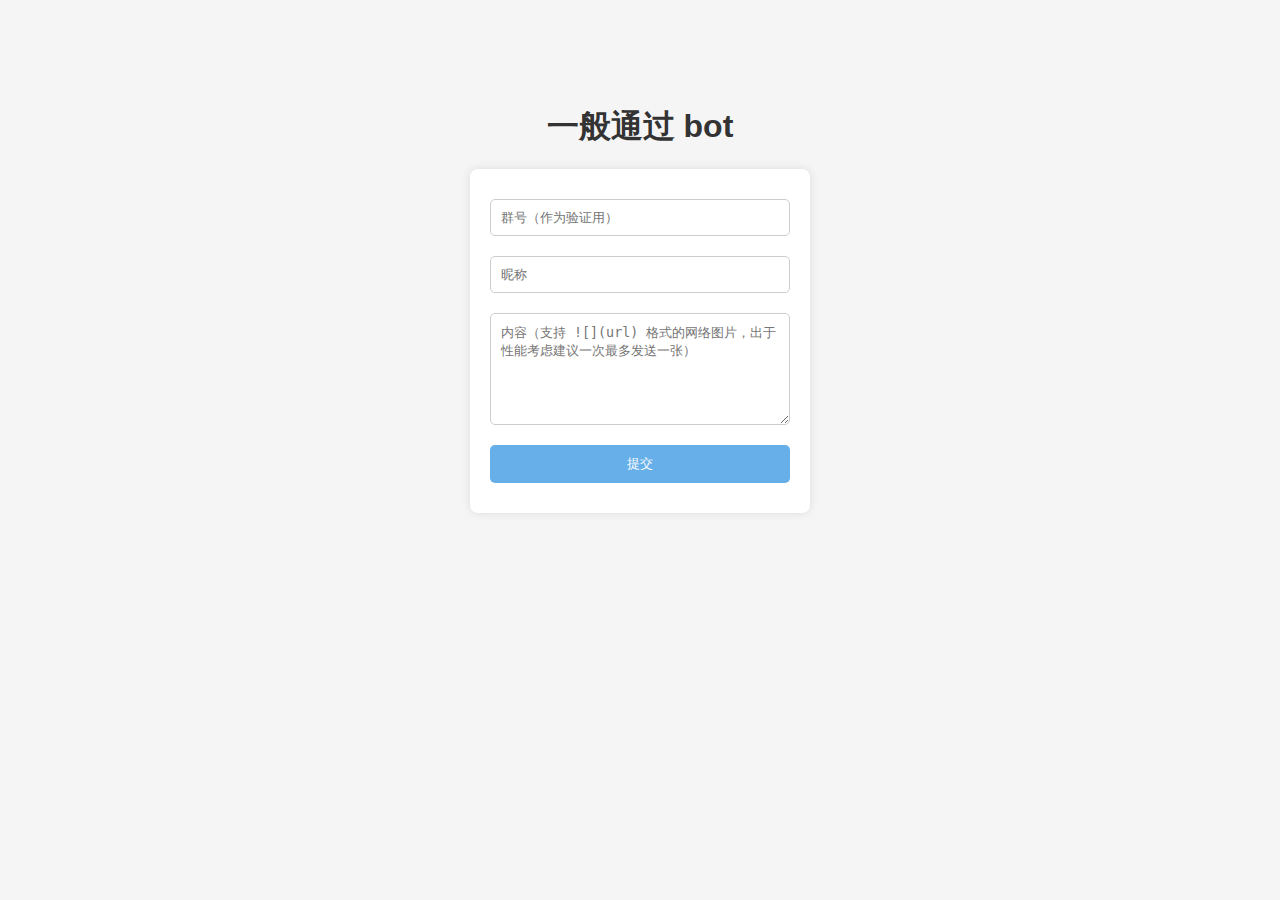
<file: index.html>
<!DOCTYPE html>
<html lang="en">
<head>
    <meta charset="UTF-8">
    <meta name="viewport" content="width=device-width, initial-scale=1.0">
    <title>一般通过 bot</title>
    <style>
        body {
            font-family: Arial, sans-serif;
            background-color: #f5f5f5;
            margin: 4em 0 0 0;
            padding: 20px;
            justify-content: center;
            align-items: center;
        }

        .container {
            display: flex;
            flex-direction: column;
            align-items: center;
        }

        h1 {
            text-align: center;
            color: #333;
            margin-bottom: 20px;
        }

        form {
            display: flex;
            flex-direction: column;
            width: 300px;
            background-color: #fff;
            padding: 20px;
            border-radius: 8px;
            box-shadow: 0 0 10px rgba(0, 0, 0, 0.1);
        }

        textarea,
        input[type="text"] {
            margin: 10px 0;
            padding: 10px;
            border: 1px solid #ccc;
            border-radius: 5px;
            transition: border-color 0.3s ease;
        }

        textarea:focus,
        input[type="text"]:focus {
            border-color: #66afe9;
        }

        button {
            margin-top: 10px;
            padding: 10px;
            background-color: #66afe9;
            color: #fff;
            border: none;
            border-radius: 5px;
            cursor: pointer;
            transition: background-color 0.3s ease;
        }

        button:hover {
            background-color: #5bc0de;
        }

        #result {
            margin-top: 10px;
            color: #555;
            font-style: italic;
        }
    </style>
</head>
<body>
    <div class="container">
        <h1>一般通过 bot</h1>
        <form id="form">
            <input type="text" id="id" placeholder="群号（作为验证用）">
            <input type="text" id="nickname" placeholder="昵称">
            <textarea id="content" placeholder="内容（支持 ![](url) 格式的网络图片，出于性能考虑建议一次最多发送一张）" rows="6"></textarea>
            <button type="submit">提交</button>
            <div id="result"></div>
        </form>
    </div>

    <script>
        document.getElementById('form').addEventListener('submit', function (e) {
            e.preventDefault();

            const id = document.getElementById('id').value;
            const nickname = document.getElementById('nickname').value;
            const content = document.getElementById('content').value;
            if (!id || !nickname || !content) {
                document.getElementById('result').innerText = '请填写完整';
                return;
            }

            document.getElementById('result').innerText = '正在发送...';
            fetch('/bot/send', {
                method: 'POST',
                headers: {
                    'Content-Type': 'application/json'
                },
                body: JSON.stringify({
                    id: id,
                    nickname: nickname,
                    content: content
                })
            })
            .then(function (res) {
                return res.text();
            })
            .then(function (data) {
                document.getElementById('result').innerText = data;
                if (data === "消息发送成功") {
                    document.getElementById('content').value = '';
                }
            });
        });
    </script>
</body>
</html>
</file>
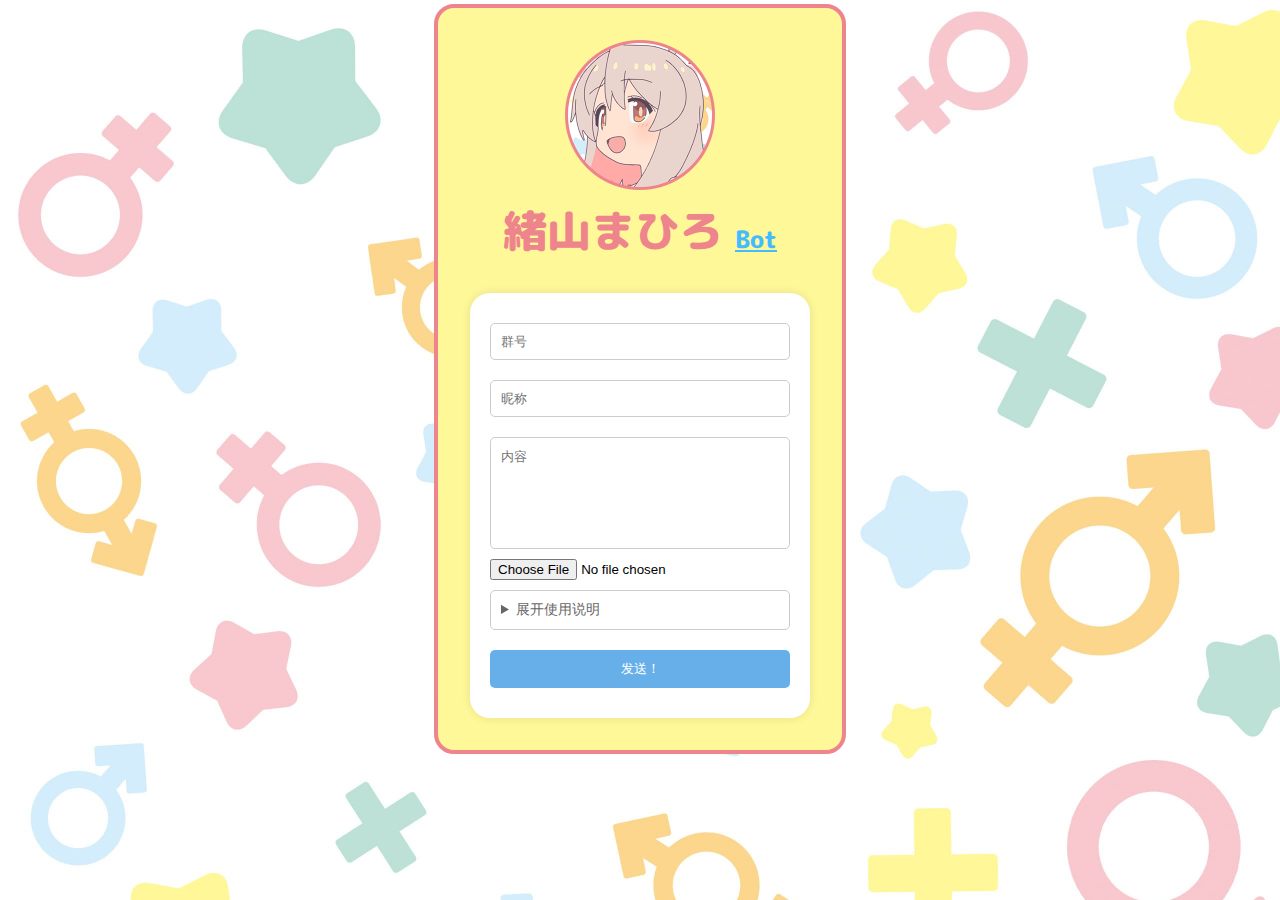
<file: asset/index.html>
<!DOCTYPE html>
<html lang="en">

<head>
    <meta charset="UTF-8">
    <meta name="viewport" content="width=device-width, initial-scale=1.0">
    <title>緒山まひろBot</title>
    <style>
        @font-face {
            font-family: 'M PLUS Rounded 1c';
            font-style: normal;
            font-weight: 800;
            font-display: swap;
            src: url('font.ttf') format('truetype');
        }

        html {
            background: url('background.jpg');
            background-size: 1500px 1046px;
        }

        body {
            display: flex;
            align-items: center;
            justify-content: center;
            margin: 4px 0;
        }

        .container {
            display: flex;
            flex-direction: column;
            align-items: center;
            padding: 2em;
            border: 4px solid #ee858c;
            background-color: #fff899;
            border-radius: 20px;
            box-sizing: border-box;
            max-width: 1200px;
        }

        h1 {
            text-align: center;
            color: #333;
            margin-bottom: 20px;
        }

        form {
            display: flex;
            flex-direction: column;
            width: 300px;
            background-color: #fff;
            padding: 20px;
            border-radius: 20px;
            box-shadow: 0 0 10px rgba(0, 0, 0, 0.1);
        }

        textarea {
            resize: none;
        }

        textarea,
        details,
        input[type="text"] {
            margin: 10px 0;
            padding: 10px;
            border: 1px solid #ccc;
            border-radius: 5px;
            box-shadow: 0 0 0px 1000px white inset;
            outline-style: none;
            transition: all 0.3s ease;
        }

        textarea:focus,
        input[type="text"]:focus {
            border: 1px solid #5bc0de;
        }

        button {
            margin-top: 10px;
            padding: 10px;
            background-color: #66afe9;
            color: #fff;
            border: none;
            border-radius: 5px;
            cursor: pointer;
            transition: background-color 0.3s ease;
        }

        button:hover {
            background-color: #5bc0de;
        }

        button:disabled {
            background-color: #ccc;
            cursor: not-allowed;
        }

        #result {
            margin-top: 10px;
            color: #555;
            font-style: italic;
        }

        .botTitle {
            display: flex;
            flex-direction: column;
            align-items: center;
        }

        .charaImg {
            width: 50%;
        }

        .charaNameWrap {
            display: flex;
            align-items: flex-end;
            line-height: 1;
            font-weight: 800;
            font-family: YakuHanRP, 'M PLUS Rounded 1c', "Yu Gothic", YuGothic, "Hiragino Kaku Gothic ProN", "メイリオ", Meiryo, sans-serif;
            margin-bottom: 40px;
        }

        .charaName {
            font-size: 44px;
            line-height: 1;
            color: #ee858c;
            display: inline-block;
        }

        .botSpan {
            font-size: 24px;
            color: #45bbff;
            display: inline-block;
            padding-left: 12px;
            line-height: 1.1;
        }

        details {
            font-size: 14px;
            color: #666;
            font-weight: 400;
        }

        details summary {
            cursor: pointer;
        }

        details ul {
            padding-left: 20px;
        }

        details ul li {
            margin-bottom: 10px;
            opacity: 1;
            max-height: 50px;
            transition: all 0.3s linear;
        }

        details.close ul li {
            margin-bottom: 0;
            opacity: 0;
            max-height: 0;
        }

        .code {
            font-family: monospace;
            background-color: #f8f9fa;
            padding: 2px 4px;
            border-radius: 4px;
        }

        @media screen and (max-width: 450px) {
            .container {
                padding: 0;
                padding-top: 1em;
                margin-top: 1em;
            }
        }
    </style>
</head>

<body>
    <div class="container">
        <div class="botTitle">
            <img src="mahiro.png" alt="mahiro" class="charaImg">
            <h3 class="charaNameWrap">
                <span class="charaName">緒山まひろ</span>
                <a class="botSpan" href="https://github.com/liuly0322/QQAutoGUISender" target="_blank">Bot</a>
            </h3>
        </div>
        <form id="form">
            <input type="text" id="id" placeholder="群号">
            <input type="text" id="nickname" placeholder="昵称">
            <textarea id="content" placeholder="内容" rows="6"></textarea>
            <input type="file" id="file" accept="image/*">
            <details class="close">
                <summary>展开使用说明</summary>
                <ul>
                    <li><span class="code">![](url)</span>：发送网络图片，建议一次最多发送一张</li>
                    <li><span class="code">&gt; nickname</span>：单独一行，回复某个匿名用户的最近发言</li>
                    <li><span class="code">@qq_number</span>：提及群友</li>
                    <li>支持上传单张图片</li>
                </ul>
            </details>
            <button type="submit">发送！</button>
            <div id="result"></div>
        </form>
    </div>

    <script>
        const formElement = document.querySelector('#form');
        const idElement = document.querySelector('#id');
        const nicknameElement = document.querySelector('#nickname');
        const contentElement = document.querySelector('#content');
        const detailsElement = document.querySelector('details');
        const buttonElement = document.querySelector('button');
        const resultElement = document.querySelector('#result');

        detailsElement.addEventListener('click', function (e) {
            e.preventDefault();
            if (detailsElement.open) {
                detailsElement.classList.add('close');
                setTimeout(() => { detailsElement.open = false }, 300);
            } else {
                detailsElement.open = true;
                setTimeout(() => { detailsElement.classList.remove('close') }, 100);
            }
        });

        const rememberInputTextById = (elementId, defaultValue) => {
            const element = document.getElementById(elementId);
            element.value = localStorage.getItem(elementId) || defaultValue;
            element.addEventListener("change", (e) => {
                localStorage.setItem(elementId, e.target.value);
            });
        }
        rememberInputTextById('id', '');
        rememberInputTextById('nickname', '');

        formElement.addEventListener('submit', async function (e) {
            e.preventDefault();

            const id = idElement.value;
            const nickname = nicknameElement.value;
            const content = contentElement.value;
            if (!id || !nickname) {
                resultElement.innerText = '请填写群号和呢称';
                return;
            }
            buttonElement.disabled = true;

            const file = document.getElementById('file').files[0];
            function getBase64(file) {
                return new Promise((resolve, reject) => {
                    const reader = new FileReader();
                    reader.readAsDataURL(file);
                    reader.onload = () => resolve(reader.result);
                    reader.onerror = error => reject(error);
                });
            }
            const fileBase64 = file ? await getBase64(file) : '';

            resultElement.innerText = '正在发送...';
            try {
                const res = await fetch('send', {
                    method: 'POST',
                    headers: {
                        'Content-Type': 'application/json'
                    },
                    body: JSON.stringify({
                        id: id,
                        nickname: nickname,
                        content: content,
                        image: fileBase64
                    })
                });
                const data = await res.text();
                resultElement.innerText = data;
                if (data === "消息发送成功") {
                    document.getElementById('content').value = '';
                }
                buttonElement.disabled = false;
            } catch (error) {
                resultElement.innerText = '发送失败';
                buttonElement.disabled = false;
            }
        });
    </script>
</body>

</html>
</file>
